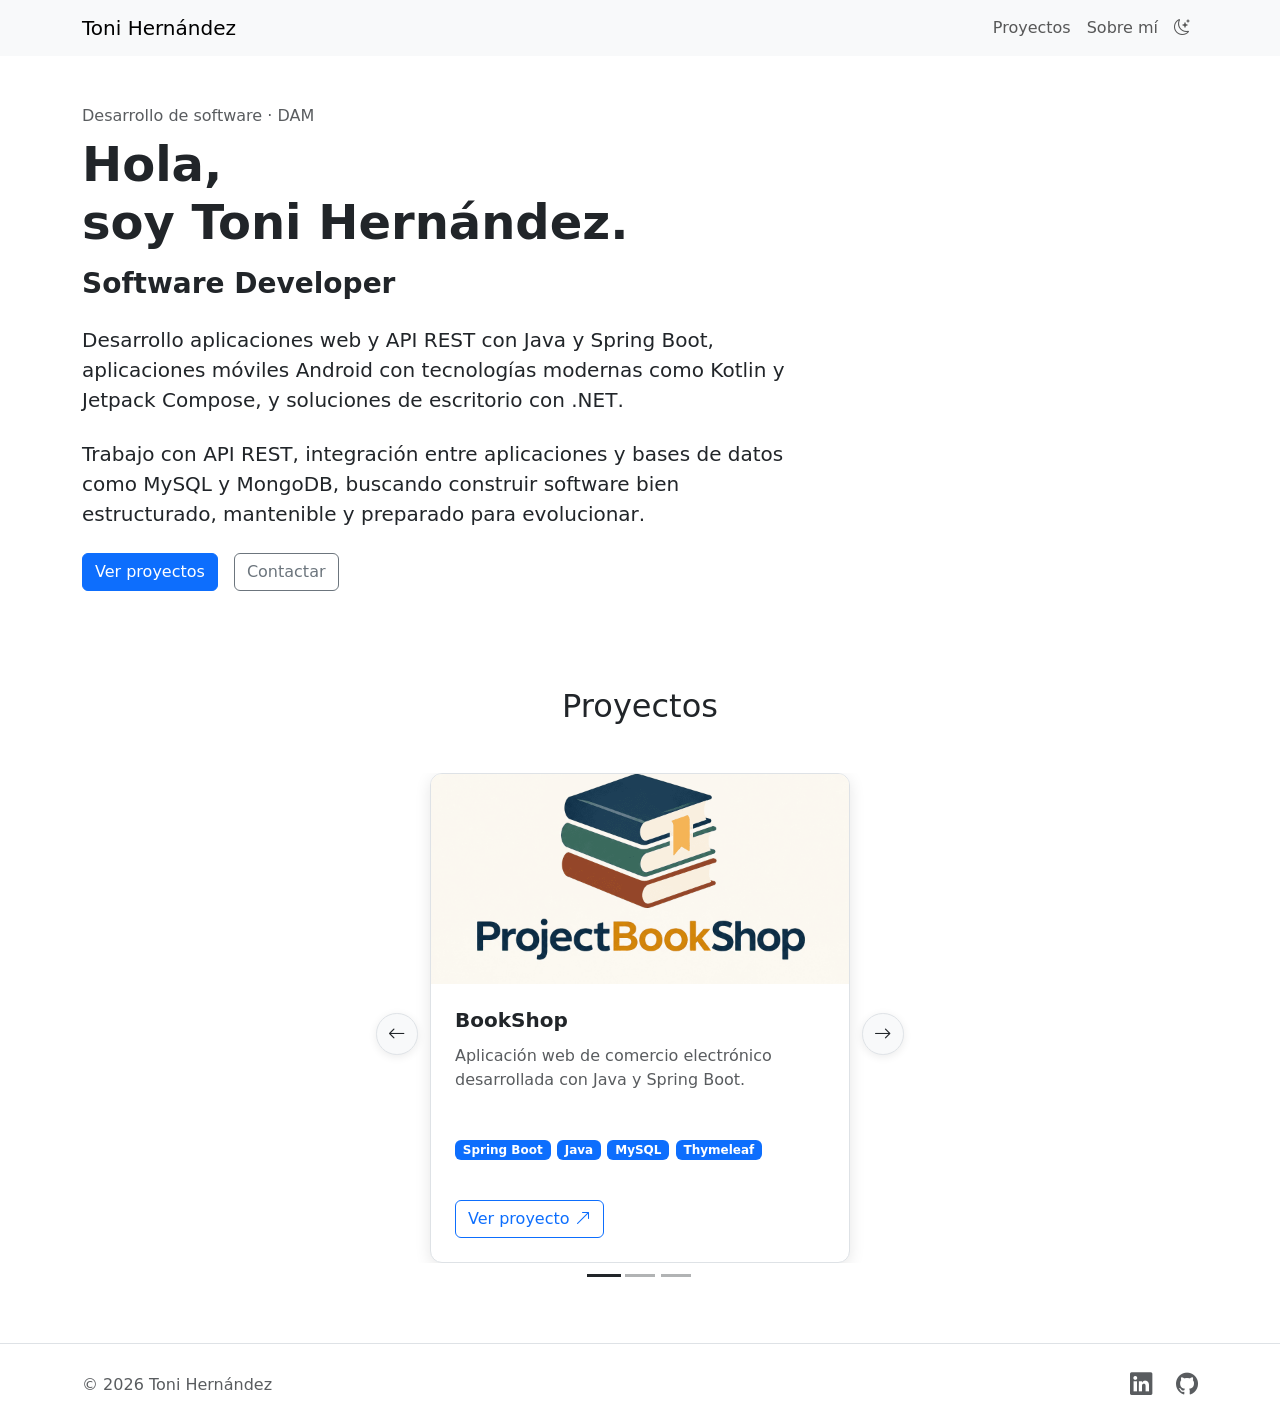
<file: index.html>
<!DOCTYPE html>
<html lang="en">
<head>
    <meta charset="UTF-8">
    <meta name="viewport" content="width=device-width, initial-scale=1.0">
    <title>Portfolio</title>

    <script src="js/theme.js"></script>

    <link
            href="https://cdn.jsdelivr.net/npm/bootstrap@5.3.8/dist/css/bootstrap.min.css"
            rel="stylesheet">

    <link
            href="https://cdn.jsdelivr.net/npm/bootstrap-icons@1.13.1/font/bootstrap-icons.min.css"
            rel="stylesheet">


    <link rel="stylesheet" href="css/styles.css">

</head>


<body>

<header>
    <nav class="navbar navbar-expand-lg bg-body-tertiary">
        <div class="container">

            <a class="navbar-brand" href="./index.html">
                Toni Hernández
            </a>

            <button
                    class="navbar-toggler"
                    type="button"
                    data-bs-toggle="collapse"
                    data-bs-target="#navbarNav"
                    aria-controls="navbarNav"
                    aria-expanded="false"
                    aria-label="Abrir navegación">

                <span class="navbar-toggler-icon"></span>
            </button>

            <div class="collapse navbar-collapse" id="navbarNav">
                <ul class="navbar-nav ms-auto">

                    <li class="nav-item">
                        <a class="nav-link" href="projects.html">
                            Proyectos
                        </a>
                    </li>

                    <li class="nav-item">
                        <a class="nav-link" href="about.html">
                            Sobre mí
                        </a>
                    </li>

                    <li class="nav-item">
                        <button
                                class="btn nav-link"
                                id="themeToggle"
                                type="button"
                                aria-label="Activar tema oscuro"
                                title="Cambiar tema">

                            <i class="bi bi-moon-stars" aria-hidden="true"></i>
                        </button>
                    </li>

                </ul>
            </div>

        </div>
    </nav>
</header>



<main>
    <section class="hero container py-5 py-lg-6">
        <div class="row align-items-center min-vh-75">
            <div class="col-lg-9 col-xl-8">

                <p class="text-body-secondary mb-2">
                    Desarrollo de software · DAM
                </p>

                <h1 class="display-5 fw-bold mb-3">
                    <span> Hola, </span>
                    <span class="d-block">soy Toni Hernández.</span>
                </h1>

                <h2 class="h3 fw-semibold mb-4">
                    Software Developer
                </h2>

                <p class="lead mb-4">
                    Desarrollo <strong>aplicaciones web y API REST con Java y Spring Boot</strong>,
                    aplicaciones móviles <strong>Android</strong> con tecnologías modernas como
                    <strong>Kotlin y Jetpack Compose</strong>, y soluciones de escritorio con
                    <strong>.NET</strong>.
                </p>

                <p class="lead mb-4">
                    Trabajo con <strong>API REST</strong>, integración entre aplicaciones y bases
                    de datos como <strong>MySQL y MongoDB</strong>, buscando construir software
                    <strong>bien estructurado, mantenible y preparado para evolucionar</strong>.
                </p>

                <div class="d-flex flex-wrap gap-3">
                    <a href="projects.html"
                       class="btn btn-primary">
                        Ver proyectos
                    </a>

                    <a href="#contacto"
                       class="btn btn-outline-secondary">
                        Contactar
                    </a>
                </div>

            </div>
        </div>
    </section>





    <section class="container py-5">
        <h2 class="text-center mb-5">Proyectos</h2>

        <div id="carouselExampleDark" class="carousel slide">

            <!-- Indicadores -->
            <div class="carousel-indicators">
                <button type="button"
                        data-bs-target="#carouselExampleDark"
                        data-bs-slide-to="0"
                        class="active"
                        aria-current="true"
                        aria-label="Proyecto 1">
                </button>

                <button type="button"
                        data-bs-target="#carouselExampleDark"
                        data-bs-slide-to="1"
                        aria-label="Proyecto 2">
                </button>

                <button type="button"
                        data-bs-target="#carouselExampleDark"
                        data-bs-slide-to="2"
                        aria-label="Proyecto 3">
                </button>
            </div>

            <!-- Proyectos -->
            <div class="carousel-inner">

                <!-- Proyecto 1 -->
                <div class="carousel-item active">
                    <div class="project-card card mx-auto">

                        <img src="img/logo2.png"
                             class="card-img-top project-image"
                             alt="ProjectShop">

                        <div class="card-body">
                            <h5 class="card-title">BookShop</h5>

                            <p class="card-text">
                                Aplicación web de comercio electrónico
                                desarrollada con Java y Spring Boot.
                            </p>

                            <div class="project-tags mb-3">
                                <span class="badge text-bg-primary">Spring Boot</span>
                                <span class="badge text-bg-primary">Java</span>
                                <span class="badge text-bg-primary">MySQL</span>
                                <span class="badge text-bg-primary">Thymeleaf</span>
                            </div>

                            <a href="Projects/ProjectBook.html"
                               class="btn btn-outline-primary">
                                Ver proyecto
                                <i class="bi bi-arrow-up-right"></i>
                            </a>
                        </div>
                    </div>
                </div>

                <!-- Proyecto 2 -->
                <div class="carousel-item">
                    <div class="project-card card mx-auto">

                        <img src="img/Android1/1.png"
                             class="card-img-top project-image"
                             alt="Proyecto 2">

                        <div class="card-body">
                            <h5 class="card-title">PlannerMate Android</h5>

                            <p class="card-text">
                                Aplicación para clientes de una peluquería.
                                Pedir, gestionar citas e información de usuario.
                            </p>

                            <div class="project-tags mb-3">
                                <span class="badge text-bg-primary">Android Studio</span>
                                <span class="badge text-bg-primary">Kotlin</span>
                                <span class="badge text-bg-primary">Jetpack Compose</span>
                                <span class="badge text-bg-primary">Retrofit</span>
                            </div>

                            <a href="Projects/PlannerMateAndroid.html"
                               class="btn btn-outline-primary">
                                Ver proyecto
                                <i class="bi bi-arrow-up-right"></i>
                            </a>
                        </div>
                    </div>
                </div>

                <!-- Proyecto 3 -->
                <div class="carousel-item">
                    <div class="project-card card mx-auto">

                        <img src="img/Dotnet/1.png"
                             class="card-img-top project-image"
                             alt="Proyecto 3">

                        <div class="card-body">
                            <h5 class="card-title">PlannerMate escritorio</h5>

                            <p class="card-text">
                                Proyecto ERP relacionado con Android clientes para empleados.
                                Se trata de un gestor de clientes, empleados y citas.
                                Perfecto para trabajo de gestión en escritorio.
                            </p>

                            <div class="project-tags mb-3">
                                <span class="badge text-bg-primary">.NET</span>
                                <span class="badge text-bg-primary">WPF</span>
                                <span class="badge text-bg-primary">C#</span>
                                <span class="badge text-bg-primary">Mysql</span>
                                <span class="badge text-bg-primary">RestSharp</span>
                            </div>

                            <a href="Projects/PlannerMateEscritorio.html"
                               class="btn btn-outline-primary">
                                Ver proyecto
                                <i class="bi bi-arrow-up-right"></i>
                            </a>
                        </div>
                    </div>
                </div>

            </div>

            <!-- Botón anterior -->
            <button class="carousel-control-prev project-carousel-control"
                    type="button"
                    data-bs-target="#carouselExampleDark"
                    data-bs-slide="prev"
                    aria-label="Proyecto anterior">

            <span class="project-carousel-button">
                <i class="bi bi-arrow-left" aria-hidden="true"></i>
            </span>
            </button>

            <!-- Botón siguiente -->
            <button class="carousel-control-next project-carousel-control"
                    type="button"
                    data-bs-target="#carouselExampleDark"
                    data-bs-slide="next"
                    aria-label="Proyecto siguiente">

            <span class="project-carousel-button">
                <i class="bi bi-arrow-right" aria-hidden="true"></i>
            </span>
            </button>

        </div>
    </section>

</main>

<footer id="footer">
    <div id="contacto" class="footer border-top py-4">
        <div class="container">
            <div class="d-flex flex-column flex-md-row
                    justify-content-between align-items-center gap-3">

                <!-- Copyright -->
                <p class="text-body-secondary mb-0">
                    &copy; 2026 Toni Hernández
                </p>

                <!-- Enlaces -->
                <div class="footer-links d-flex align-items-center gap-4">

                    <a href="https://www.linkedin.com/in/TU-USUARIO/"
                       target="_blank"
                       rel="noopener noreferrer"
                       aria-label="LinkedIn"
                       title="LinkedIn">
                        <i class="bi bi-linkedin"></i>
                    </a>

                    <a href="https://github.com/ths-software"
                       target="_blank"
                       rel="noopener noreferrer"
                       aria-label="GitHub"
                       title="GitHub">
                        <i class="bi bi-github"></i>
                    </a>


                </div>

            </div>
        </div>
    </div>
</footer>


<script src="https://cdn.jsdelivr.net/npm/bootstrap@5.3.8/dist/js/bootstrap.bundle.min.js"></script>

</body>
</html>
</file>
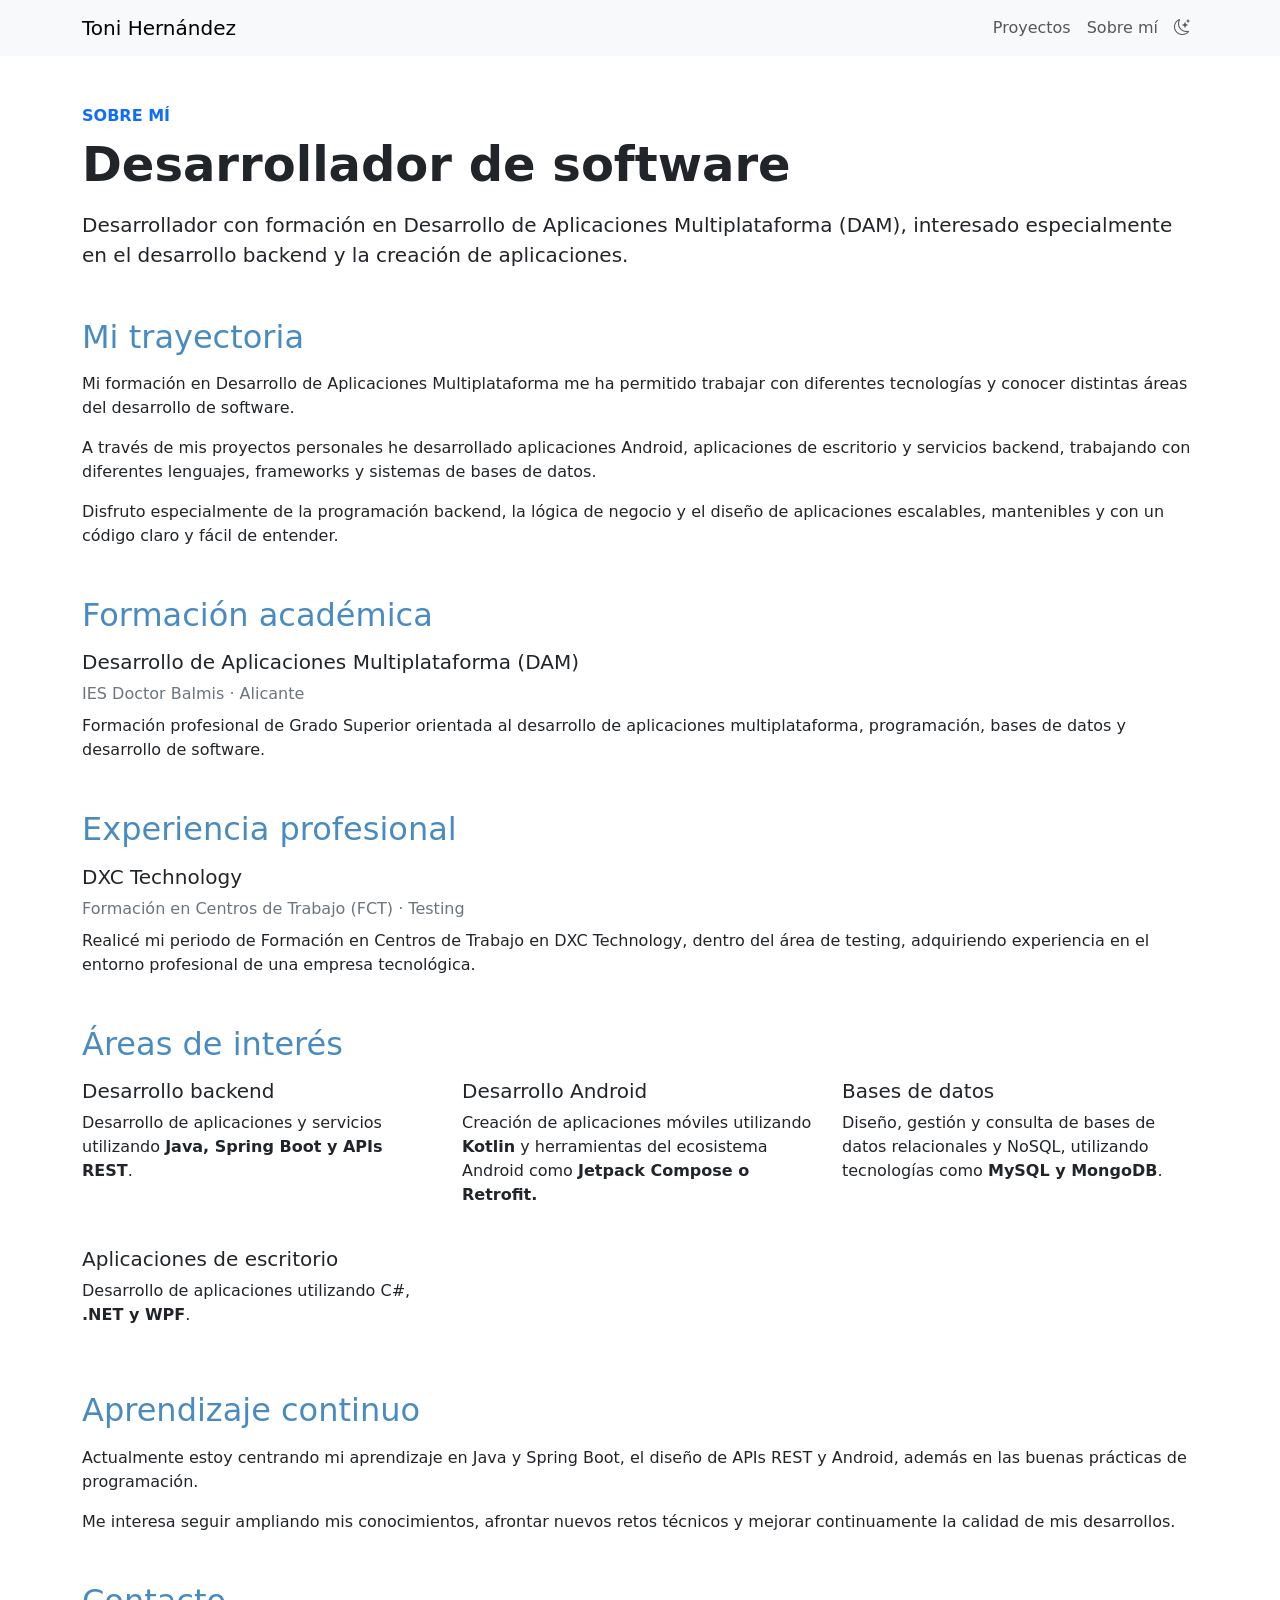
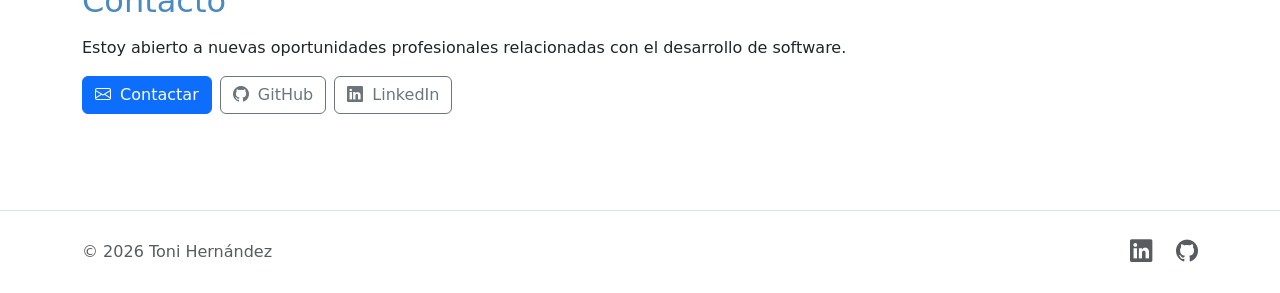
<file: about.html>
<!DOCTYPE html>
<html lang="en">
<head>
    <meta charset="UTF-8">
    <meta name="viewport" content="width=device-width, initial-scale=1.0">
    <title>Portfolio</title>

    <script src="js/theme.js"></script>

    <link
            href="https://cdn.jsdelivr.net/npm/bootstrap@5.3.8/dist/css/bootstrap.min.css"
            rel="stylesheet">

    <link
            href="https://cdn.jsdelivr.net/npm/bootstrap-icons@1.13.1/font/bootstrap-icons.min.css"
            rel="stylesheet">


    <link rel="stylesheet" href="css/styles.css">

</head>


<body>

<header>
    <nav class="navbar navbar-expand-lg bg-body-tertiary">
        <div class="container">

            <a class="navbar-brand" href="./index.html">
                Toni Hernández
            </a>

            <button
                    class="navbar-toggler"
                    type="button"
                    data-bs-toggle="collapse"
                    data-bs-target="#navbarNav"
                    aria-controls="navbarNav"
                    aria-expanded="false"
                    aria-label="Abrir navegación">

                <span class="navbar-toggler-icon"></span>
            </button>

            <div class="collapse navbar-collapse" id="navbarNav">
                <ul class="navbar-nav ms-auto">

                    <li class="nav-item">
                        <a class="nav-link" href="projects.html">
                            Proyectos
                        </a>
                    </li>

                    <li class="nav-item">
                        <a class="nav-link" href="about.html">
                            Sobre mí
                        </a>
                    </li>

                    <li class="nav-item">
                        <button
                                class="btn nav-link"
                                id="themeToggle"
                                type="button"
                                aria-label="Activar tema oscuro"
                                title="Cambiar tema">

                            <i class="bi bi-moon-stars" aria-hidden="true"></i>
                        </button>
                    </li>

                </ul>
            </div>

        </div>
    </nav>
</header>




<main class="container py-5 ">


    <section class="mb-5">
        <p class="text-primary fw-semibold mb-2">SOBRE MÍ</p>

        <h1 class="display-5 fw-bold mb-3">
            Desarrollador de software
        </h1>

        <p class="lead">
            Desarrollador con formación en <strong> Desarrollo de Aplicaciones
            Multiplataforma (DAM)</strong>, interesado especialmente en el
            desarrollo backend y la creación de aplicaciones.
        </p>
    </section>

    <section class="mb-5">
        <h2 class="title mb-3">Mi trayectoria</h2>

        <p>
            Mi formación en Desarrollo de Aplicaciones Multiplataforma
            me ha permitido trabajar con diferentes tecnologías y
            conocer distintas áreas del desarrollo de software.
        </p>

        <p>
            A través de mis proyectos personales he desarrollado
            aplicaciones Android, aplicaciones de escritorio y
            servicios backend, trabajando con diferentes lenguajes,
            frameworks y sistemas de bases de datos.
        </p>

        <p>
            Disfruto especialmente de la programación backend,
            la lógica de negocio y el diseño de aplicaciones
            escalables, mantenibles y con un código claro y fácil de entender.
        </p>
    </section>


    <section class="mb-5">
        <h2 class="title mb-3">Formación académica</h2>

        <div class="mb-4">
            <h3 class="h5">Desarrollo de Aplicaciones Multiplataforma (DAM)</h3>

            <p class="text-secondary mb-2">
                IES Doctor Balmis · Alicante
            </p>

            <p>
                Formación profesional de Grado Superior orientada
                al desarrollo de aplicaciones multiplataforma,
                programación, bases de datos y desarrollo de software.
            </p>
        </div>
    </section>


    <section class="mb-5">
        <h2 class="title mb-3">Experiencia profesional</h2>

        <div class="mb-4">
            <h3 class="h5">DXC Technology</h3>

            <p class="text-secondary mb-2">
                Formación en Centros de Trabajo (FCT) · Testing
            </p>

            <p>
                Realicé mi periodo de Formación en Centros de Trabajo
                en DXC Technology, dentro del área de testing,
                adquiriendo experiencia en el entorno profesional
                de una empresa tecnológica.
            </p>
        </div>
    </section>


    <section class="mb-5">
        <h2 class="title mb-3">Áreas de interés</h2>

        <div class="row g-4">

            <div class="col-md-4">
                <h3 class="h5">Desarrollo backend</h3>
                <p>
                    Desarrollo de aplicaciones y servicios utilizando
                    <strong>Java, Spring Boot y APIs REST</strong>.
                </p>
            </div>

            <div class="col-md-4">
                <h3 class="h5">Desarrollo Android</h3>
                <p>
                    Creación de aplicaciones móviles utilizando
                    <strong>Kotlin</strong> y herramientas del ecosistema Android como
                    <strong>Jetpack Compose o Retrofit.</strong>
                </p>
            </div>

            <div class="col-md-4">
                <h3 class="h5">Bases de datos</h3>
                <p>
                    Diseño, gestión y consulta de bases de datos relacionales y NoSQL,
                    utilizando tecnologías como <strong>MySQL y MongoDB</strong>.
                </p>
            </div>

            <div class="col-md-4">
                <h3 class="h5">Aplicaciones de escritorio</h3>
                <p>
                    Desarrollo de aplicaciones utilizando C#,
                    <strong>.NET y WPF</strong>.
                </p>
            </div>

        </div>
    </section>


    <section class="mb-5">
        <h2 class="title mb-3">Aprendizaje continuo</h2>

        <p>
            Actualmente estoy centrando mi aprendizaje en Java y
            Spring Boot, el diseño de APIs REST y Android, además en las buenas prácticas de
            programación.
        </p>

        <p>
            Me interesa seguir ampliando mis conocimientos,
            afrontar nuevos retos técnicos y mejorar continuamente
            la calidad de mis desarrollos.
        </p>
    </section>


    <section class="mb-5">
        <h2 class="title mb-3">Contacto</h2>

        <p>
            Estoy abierto a nuevas oportunidades profesionales
            relacionadas con el desarrollo de software.
        </p>

        <div class="d-flex flex-wrap gap-2">

            <a href="mailto:tuemail@example.com"
               class="btn btn-primary">
                <i class="bi bi-envelope me-1"></i>
                Contactar
            </a>

            <a href="https://github.com/puercoespin"
               target="_blank"
               rel="noopener noreferrer"
               class="btn btn-outline-secondary">
                <i class="bi bi-github me-1"></i>
                GitHub
            </a>

            <a href="https://www.linkedin.com/"
               target="_blank"
               rel="noopener noreferrer"
               class="btn btn-outline-secondary">
                <i class="bi bi-linkedin me-1"></i>
                LinkedIn
            </a>

        </div>
    </section>

</main>



<footer id="footer">
    <div id="contacto" class="footer border-top py-4">
        <div class="container">
            <div class="d-flex flex-column flex-md-row
                    justify-content-between align-items-center gap-3">

                <!-- Copyright -->
                <p class="text-body-secondary mb-0">
                    &copy; 2026 Toni Hernández
                </p>

                <!-- Enlaces -->
                <div class="footer-links d-flex align-items-center gap-4">

                    <a href="https://www.linkedin.com/in/TU-USUARIO/"
                       target="_blank"
                       rel="noopener noreferrer"
                       aria-label="LinkedIn"
                       title="LinkedIn">
                        <i class="bi bi-linkedin"></i>
                    </a>

                    <a href="https://github.com/ths-software"
                       target="_blank"
                       rel="noopener noreferrer"
                       aria-label="GitHub"
                       title="GitHub">
                        <i class="bi bi-github"></i>
                    </a>


                </div>

            </div>
        </div>
    </div>
</footer>



<script src="https://cdn.jsdelivr.net/npm/bootstrap@5.3.8/dist/js/bootstrap.bundle.min.js"></script>
</body>
</html>
</file>
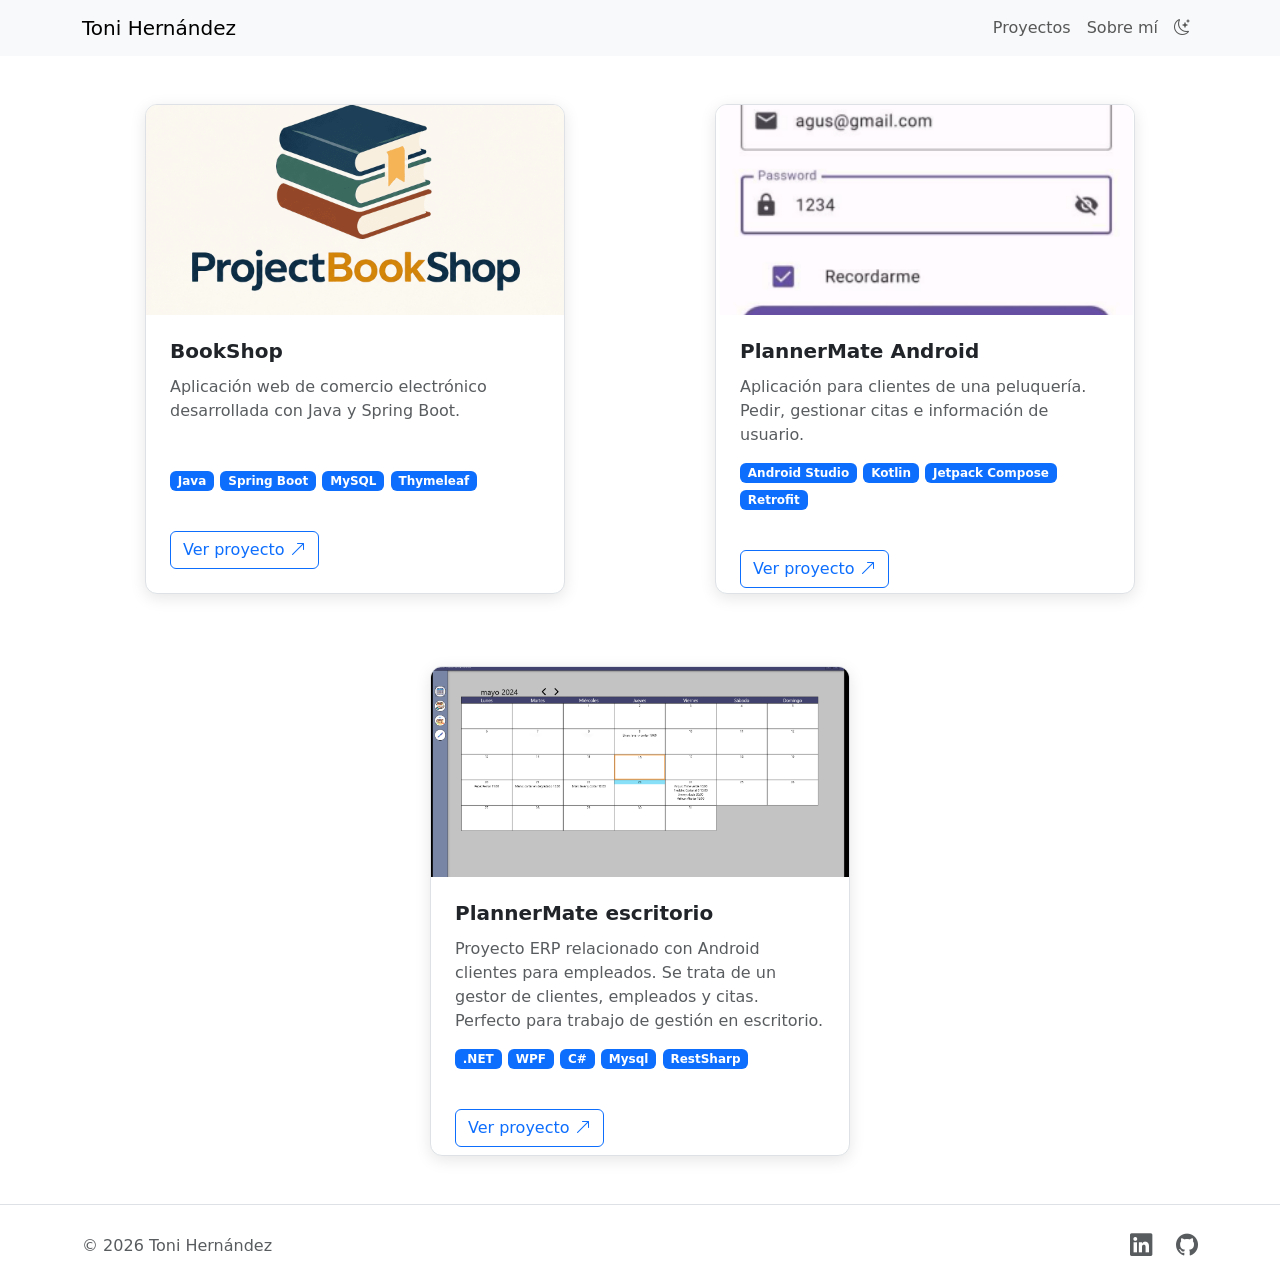
<file: projects.html>
<!DOCTYPE html>
<html lang="en">
<head>
    <meta charset="UTF-8">
    <meta name="viewport" content="width=device-width, initial-scale=1.0">
    <title>Portfolio</title>

    <script src="js/theme.js"></script>

    <link
            href="https://cdn.jsdelivr.net/npm/bootstrap@5.3.8/dist/css/bootstrap.min.css"
            rel="stylesheet">

    <link
            href="https://cdn.jsdelivr.net/npm/bootstrap-icons@1.13.1/font/bootstrap-icons.min.css"
            rel="stylesheet">


    <link rel="stylesheet" href="css/styles.css">

</head>


<body>

<header>
    <nav class="navbar navbar-expand-lg bg-body-tertiary">
        <div class="container">

            <a class="navbar-brand" href="./index.html">
                Toni Hernández
            </a>

            <button
                    class="navbar-toggler"
                    type="button"
                    data-bs-toggle="collapse"
                    data-bs-target="#navbarNav"
                    aria-controls="navbarNav"
                    aria-expanded="false"
                    aria-label="Abrir navegación">

                <span class="navbar-toggler-icon"></span>
            </button>

            <div class="collapse navbar-collapse" id="navbarNav">
                <ul class="navbar-nav ms-auto">

                    <li class="nav-item">
                        <a class="nav-link" href="projects.html">
                            Proyectos
                        </a>
                    </li>

                    <li class="nav-item">
                        <a class="nav-link" href="about.html">
                            Sobre mí
                        </a>
                    </li>

                    <li class="nav-item">
                        <button
                                class="btn nav-link"
                                id="themeToggle"
                                type="button"
                                aria-label="Activar tema oscuro"
                                title="Cambiar tema">

                            <i class="bi bi-moon-stars" aria-hidden="true"></i>
                        </button>
                    </li>

                </ul>
            </div>

        </div>
    </nav>
</header>



<main class="container">

    <div class="d-flex flex-wrap justify-content-center gap-4 mt-5">
        <div class="project-card card mx-auto mb-5">

            <img src="img/logo2.png"
                 class="card-img-top project-image"
                 alt="ProjectShop">

            <div class="card-body">
                <h5 class="card-title">BookShop</h5>

                <p class="card-text">
                    Aplicación web de comercio electrónico
                    desarrollada con Java y Spring Boot.
                </p>

                <div class="project-tags mb-3">
                    <span class="badge text-bg-primary">Java</span>
                    <span class="badge text-bg-primary">Spring Boot</span>
                    <span class="badge text-bg-primary">MySQL</span>
                    <span class="badge text-bg-primary">Thymeleaf</span>
                </div>

                <a href="Projects/ProjectBook.html"
                   class="btn btn-outline-primary">
                    Ver proyecto
                    <i class="bi bi-arrow-up-right"></i>
                </a>
            </div>
        </div>


        <div class="project-card card mx-auto mb-5">

            <img src="img/Android1/1.png"
                 class="card-img-top project-image"
                 alt="Proyecto 2">

            <div class="card-body">
                <h5 class="card-title">PlannerMate Android</h5>

                <p class="card-text">
                    Aplicación para clientes de una peluquería.
                    Pedir, gestionar citas e información de usuario.
                </p>

                <div class="project-tags mb-3">
                    <span class="badge text-bg-primary">Android Studio</span>
                    <span class="badge text-bg-primary">Kotlin</span>
                    <span class="badge text-bg-primary">Jetpack Compose</span>
                    <span class="badge text-bg-primary">Retrofit</span>
                </div>

                <a href="Projects/PlannerMateAndroid.html"
                   class="btn btn-outline-primary">
                    Ver proyecto
                    <i class="bi bi-arrow-up-right"></i>
                </a>
            </div>
        </div>


        <div class="project-card card mx-auto mb-5">

            <img src="img/Dotnet/1.png"
                 class="card-img-top project-image"
                 alt="Proyecto 3">

            <div class="card-body">
                <h5 class="card-title">PlannerMate escritorio</h5>

                <p class="card-text">
                    Proyecto ERP relacionado con Android clientes para empleados.
                    Se trata de un gestor de clientes, empleados y citas.
                    Perfecto para trabajo de gestión en escritorio.
                </p>

                <div class="project-tags mb-3">
                    <span class="badge text-bg-primary">.NET</span>
                    <span class="badge text-bg-primary">WPF</span>
                    <span class="badge text-bg-primary">C#</span>
                    <span class="badge text-bg-primary">Mysql</span>
                    <span class="badge text-bg-primary">RestSharp</span>
                </div>

                <a href="Projects/PlannerMateEscritorio.html"
                   class="btn btn-outline-primary">
                    Ver proyecto
                    <i class="bi bi-arrow-up-right"></i>
                </a>
            </div>
        </div>

    </div>

</main>



<footer id="footer">
    <div id="contacto" class="footer border-top py-4">
        <div class="container">
            <div class="d-flex flex-column flex-md-row
                    justify-content-between align-items-center gap-3">

                <!-- Copyright -->
                <p class="text-body-secondary mb-0">
                    &copy; 2026 Toni Hernández
                </p>

                <!-- Enlaces -->
                <div class="footer-links d-flex align-items-center gap-4">

                    <a href="https://www.linkedin.com/in/TU-USUARIO/"
                       target="_blank"
                       rel="noopener noreferrer"
                       aria-label="LinkedIn"
                       title="LinkedIn">
                        <i class="bi bi-linkedin"></i>
                    </a>

                    <a href="https://github.com/ths-software"
                       target="_blank"
                       rel="noopener noreferrer"
                       aria-label="GitHub"
                       title="GitHub">
                        <i class="bi bi-github"></i>
                    </a>


                </div>

            </div>
        </div>
    </div>
</footer>





<script src="https://cdn.jsdelivr.net/npm/bootstrap@5.3.8/dist/js/bootstrap.bundle.min.js"></script>
</body>
</html>
</file>
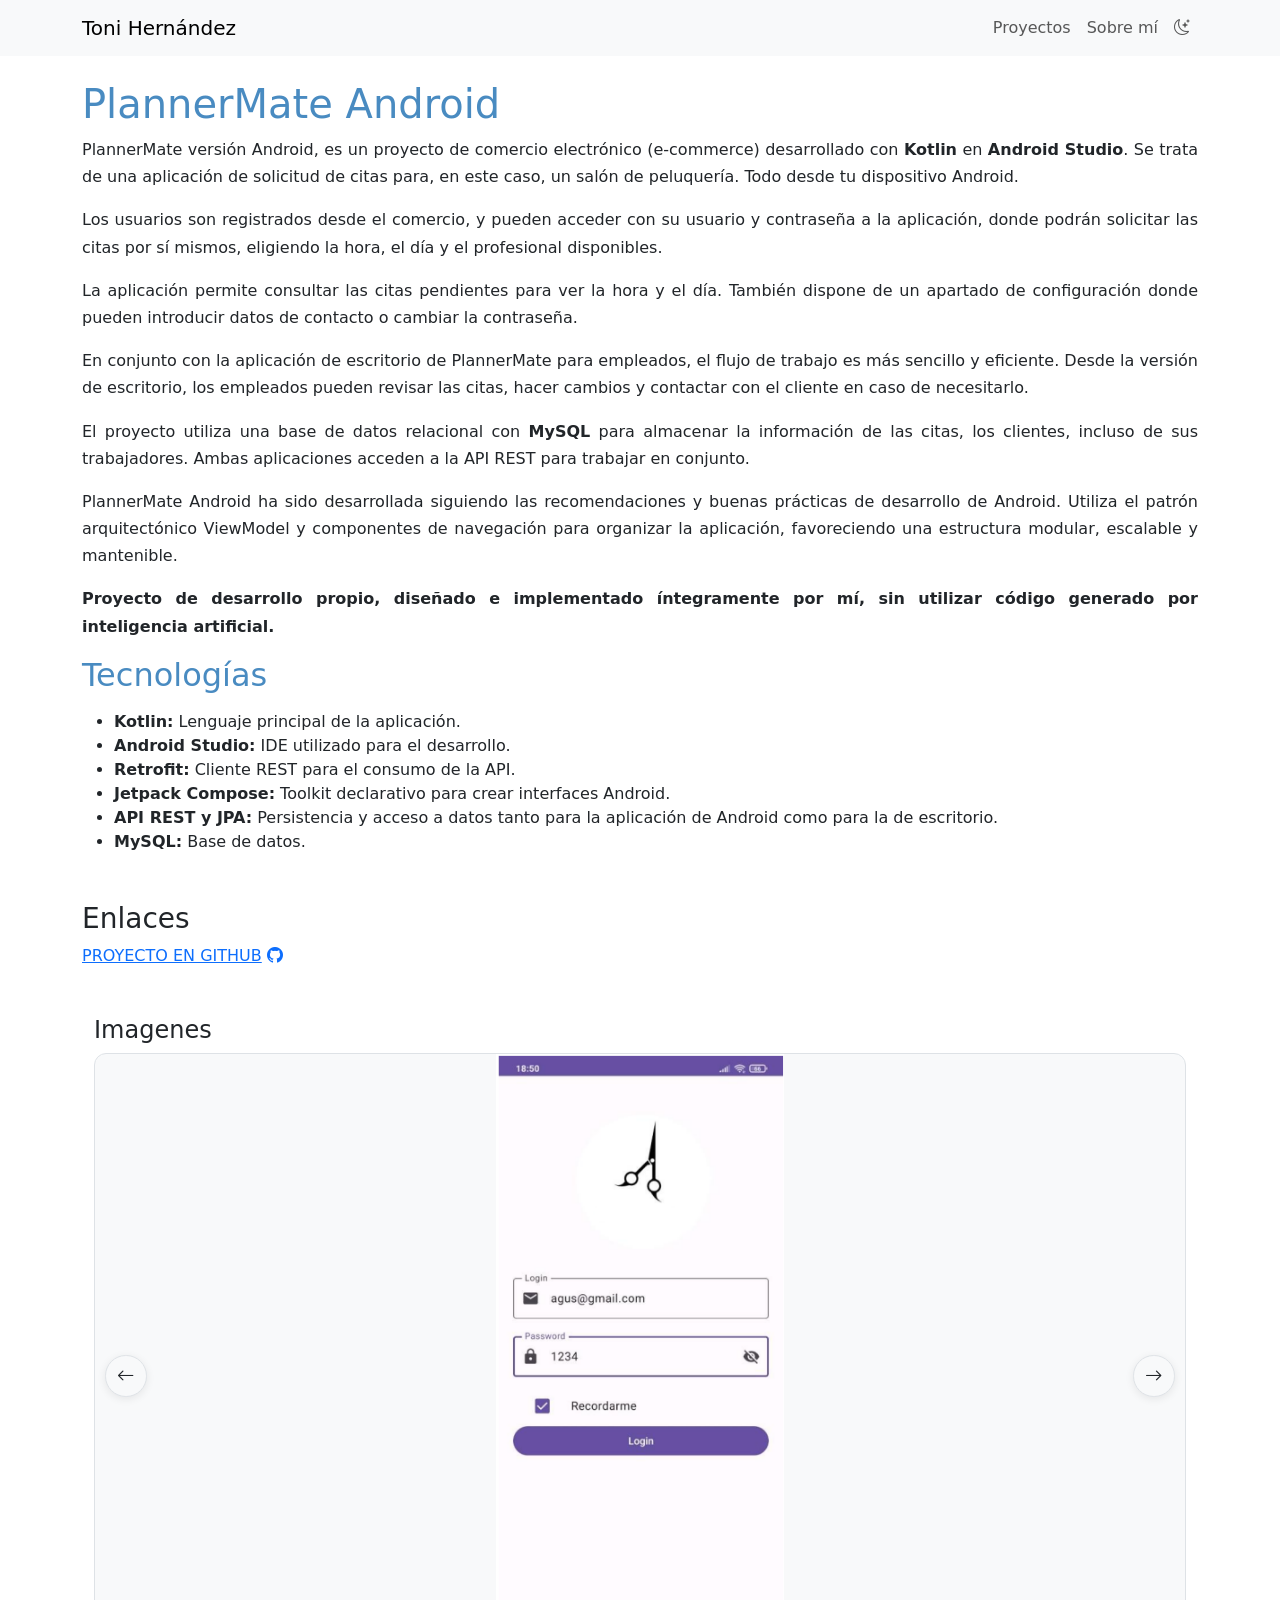
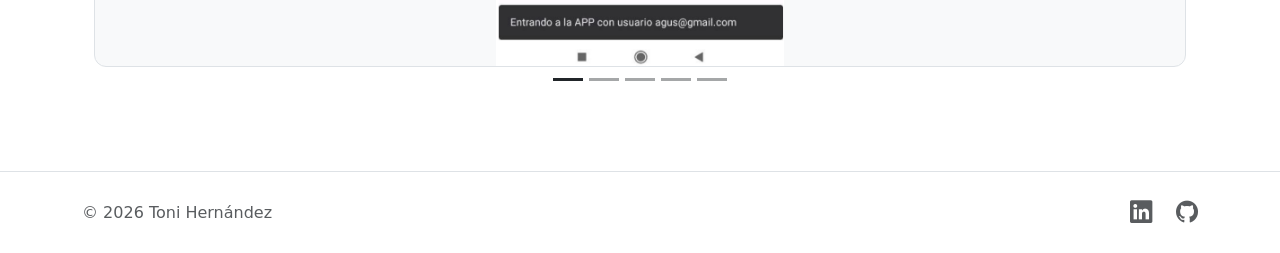
<file: Projects/PlannerMateAndroid.html>
<!DOCTYPE html>
<html lang="en">
<head>
    <meta charset="UTF-8">
    <meta name="viewport" content="width=device-width, initial-scale=1.0">
    <title>Portfolio</title>

    <script src="../js/theme.js"></script>

    <link
            href="https://cdn.jsdelivr.net/npm/bootstrap@5.3.8/dist/css/bootstrap.min.css"
            rel="stylesheet">

    <link
            href="https://cdn.jsdelivr.net/npm/bootstrap-icons@1.13.1/font/bootstrap-icons.min.css"
            rel="stylesheet">


    <link rel="stylesheet" href="../css/styles.css">

</head>


<body>

<header>
    <nav class="navbar navbar-expand-lg bg-body-tertiary">
        <div class="container">

            <a class="navbar-brand" href="../index.html">
                Toni Hernández
            </a>

            <button
                    class="navbar-toggler"
                    type="button"
                    data-bs-toggle="collapse"
                    data-bs-target="#navbarNav"
                    aria-controls="navbarNav"
                    aria-expanded="false"
                    aria-label="Abrir navegación">

                <span class="navbar-toggler-icon"></span>
            </button>

            <div class="collapse navbar-collapse" id="navbarNav">
                <ul class="navbar-nav ms-auto">

                    <li class="nav-item">
                        <a class="nav-link" href="../projects.html">
                            Proyectos
                        </a>
                    </li>

                    <li class="nav-item">
                        <a class="nav-link" href="../about.html">
                            Sobre mí
                        </a>
                    </li>

                    <li class="nav-item">
                        <button
                                class="btn nav-link"
                                id="themeToggle"
                                type="button"
                                aria-label="Activar tema oscuro"
                                title="Cambiar tema">

                            <i class="bi bi-moon-stars" aria-hidden="true"></i>
                        </button>
                    </li>

                </ul>
            </div>

        </div>
    </nav>
</header>



<main>

<section class="container mt-4 mb-4 text-body desc-Justify">

    <header>
        <h1 class="title">PlannerMate Android</h1>
    </header>

    <main>

        <section>
            <p>
                PlannerMate versión Android, es un proyecto de comercio electrónico (e-commerce) desarrollado con <strong>Kotlin</strong> en <strong>Android Studio</strong>.
                Se trata de una aplicación de solicitud de citas para, en este caso, un salón de peluquería. Todo desde tu dispositivo Android.
            </p>

            <p>
                Los usuarios son registrados desde el comercio, y pueden acceder con su usuario y contraseña a la aplicación, donde podrán solicitar las citas por sí mismos, eligiendo
                la hora, el día y el profesional disponibles.
            </p>

            <p>
                La aplicación permite consultar las citas pendientes para ver la hora y el día. También dispone de un apartado de configuración donde pueden introducir datos de contacto o
                cambiar la contraseña.
            </p>

            <p>
                En conjunto con la aplicación de escritorio de PlannerMate para empleados, el flujo de trabajo es más sencillo y eficiente. Desde la versión de escritorio, los empleados pueden
                revisar las citas, hacer cambios y contactar con el cliente en caso de necesitarlo.
            </p>

            <p>
                El proyecto utiliza una base de datos relacional con <strong>MySQL</strong> para almacenar la información de las citas, los clientes, incluso de sus trabajadores. Ambas aplicaciones
                acceden a la API REST para trabajar en conjunto.
            </p>

            <p>
                PlannerMate Android ha sido desarrollada siguiendo las recomendaciones y buenas prácticas de desarrollo de Android.
                Utiliza el patrón arquitectónico ViewModel y componentes de navegación para organizar la aplicación,
                favoreciendo una estructura modular, escalable y mantenible.
            </p>

            <p>
                <strong>Proyecto de desarrollo propio, diseñado e implementado íntegramente por mí, sin utilizar código generado por inteligencia artificial.</strong>
            </p>
        </section>


        <section class="mb-5">
            <h2 class="title mb-3">Tecnologías</h2>
            <div>
                <ul>
                    <li>
                        <strong>Kotlin:</strong> Lenguaje principal de la aplicación.
                    </li>
                    <li>
                        <strong>Android Studio:</strong> IDE utilizado para el desarrollo.
                    </li>
                    <li>
                        <strong>Retrofit:</strong> Cliente REST para el consumo de la API.
                    </li>
                    <li>
                        <strong>Jetpack Compose:</strong> Toolkit declarativo para crear interfaces Android.
                    </li>
                    <li>
                        <strong>API REST y JPA:</strong> Persistencia y acceso a datos tanto para la aplicación de Android como para la de escritorio.
                    </li>
                    <li>
                        <strong>MySQL:</strong> Base de datos.
                    </li>
                </ul>

            </div>
        </section>

        <section>
            <h3>Enlaces</h3>
            <div>
                <a href="https://github.com/ths-software/PlannerMate-Android">PROYECTO EN GITHUB</a>
                <a href="https://github.com/ths-software/PlannerMate-Android"
                   target="_blank"
                   rel="noopener noreferrer"
                   aria-label="GitHub"
                   title="GitHub">
                    <i class="bi bi-github"></i>
                </a>
            </div>
        </section>


        <section class="container py-5">

            <h4>Imagenes</h4>

            <div id="portfolioCarousel" class="carousel slide">

                <!-- Indicadores -->
                <div class="carousel-indicators">

                    <button type="button"
                            data-bs-target="#portfolioCarousel"
                            data-bs-slide-to="0"
                            class="active"
                            aria-current="true"
                            aria-label="Imagen 1">
                    </button>

                    <button type="button"
                            data-bs-target="#portfolioCarousel"
                            data-bs-slide-to="1"
                            aria-label="Imagen 2">
                    </button>

                    <button type="button"
                            data-bs-target="#portfolioCarousel"
                            data-bs-slide-to="2"
                            aria-label="Imagen 3">
                    </button>

                    <button type="button"
                            data-bs-target="#portfolioCarousel"
                            data-bs-slide-to="3"
                            aria-label="Imagen 4">
                    </button>

                    <button type="button"
                            data-bs-target="#portfolioCarousel"
                            data-bs-slide-to="4"
                            aria-label="Imagen 5">
                    </button>


                </div>

                <!-- Imágenes -->
                <div class="carousel-inner">

                    <div class="carousel-item active">
                        <div class="project-carousel-image">

                            <img src="../img/Android1/1.png"
                                 alt="Captura del proyecto">

                        </div>
                    </div>

                    <div class="carousel-item">
                        <div class="project-carousel-image">

                            <img src="../img/Android1/2.png"
                                 alt="Captura del proyecto">

                        </div>
                    </div>

                    <div class="carousel-item">
                        <div class="project-carousel-image">

                            <img src="../img/Android1/3.png"
                                 alt="Captura del proyecto">

                        </div>
                    </div>

                    <div class="carousel-item">
                        <div class="project-carousel-image">

                            <img src="../img/Android1/4.png"
                                 alt="Captura del proyecto">

                        </div>
                    </div>

                    <div class="carousel-item">
                        <div class="project-carousel-image">

                            <img src="../img/Android1/5.png"
                                 alt="Captura del proyecto">

                        </div>
                    </div>



                </div>

                <!-- Botón anterior -->
                <button class="carousel-control-prev project-carousel-control"
                        type="button"
                        data-bs-target="#portfolioCarousel"
                        data-bs-slide="prev"
                        aria-label="Imagen anterior">

            <span class="project-carousel-button">
                <i class="bi bi-arrow-left" aria-hidden="true"></i>
            </span>

                </button>

                <!-- Botón siguiente -->
                <button class="carousel-control-next project-carousel-control"
                        type="button"
                        data-bs-target="#portfolioCarousel"
                        data-bs-slide="next"
                        aria-label="Imagen siguiente">

            <span class="project-carousel-button">
                <i class="bi bi-arrow-right" aria-hidden="true"></i>
            </span>

                </button>

            </div>

        </section>



    </main>




</section>

</main>

<footer id="footer">
    <div id="contacto" class="footer border-top py-4">
        <div class="container">
            <div class="d-flex flex-column flex-md-row
                    justify-content-between align-items-center gap-3">

                <!-- Copyright -->
                <p class="text-body-secondary mb-0">
                    &copy; 2026 Toni Hernández
                </p>

                <!-- Enlaces -->
                <div class="footer-links d-flex align-items-center gap-4">

                    <a href="https://www.linkedin.com/in/TU-USUARIO/"
                       target="_blank"
                       rel="noopener noreferrer"
                       aria-label="LinkedIn"
                       title="LinkedIn">
                        <i class="bi bi-linkedin"></i>
                    </a>

                    <a href="https://github.com/ths-software"
                       target="_blank"
                       rel="noopener noreferrer"
                       aria-label="GitHub"
                       title="GitHub">
                        <i class="bi bi-github"></i>
                    </a>


                </div>

            </div>
        </div>
    </div>
</footer>

<script src="https://cdn.jsdelivr.net/npm/bootstrap@5.3.8/dist/js/bootstrap.bundle.min.js"></script>

</body>
</html>
</file>
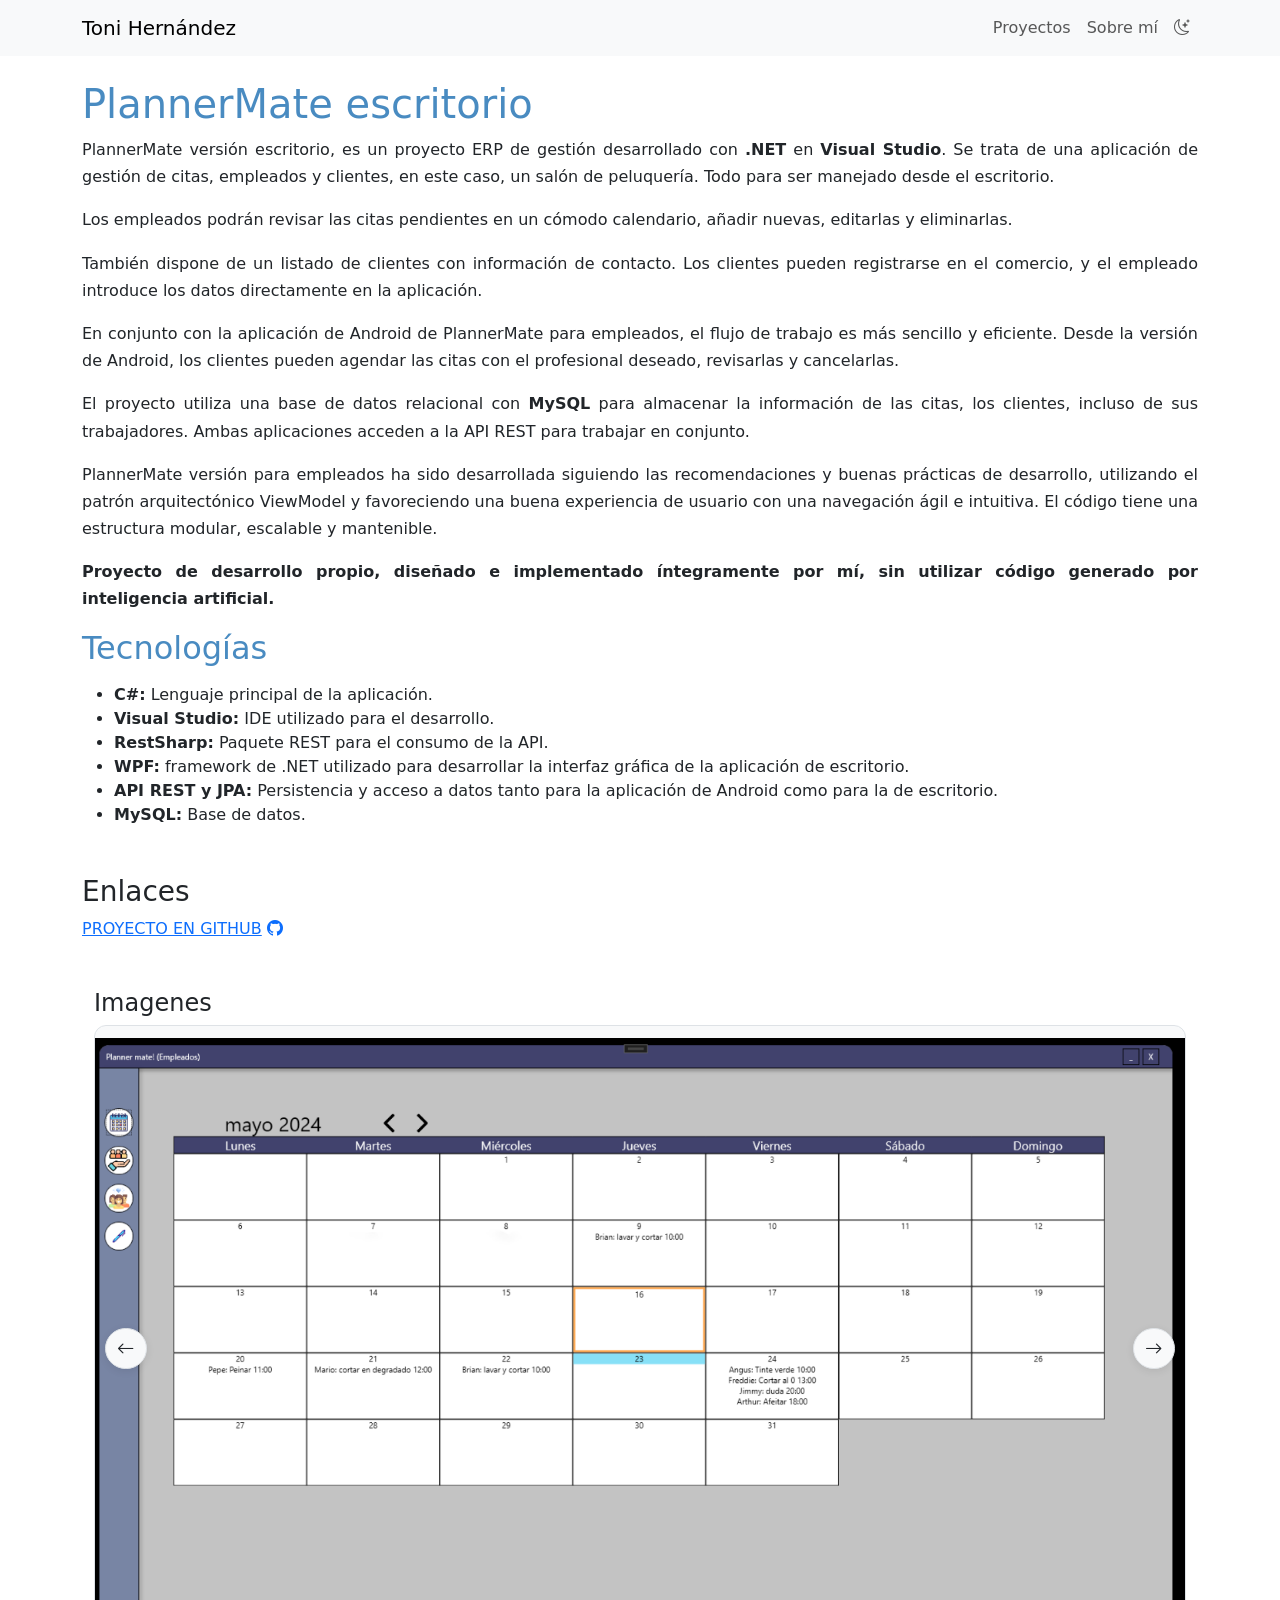
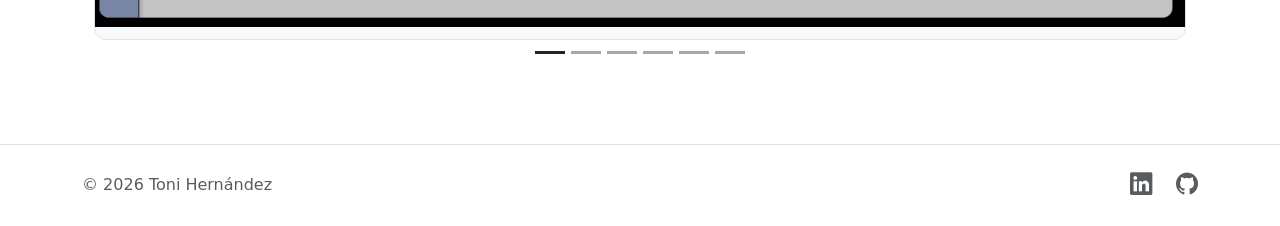
<file: Projects/PlannerMateEscritorio.html>
<!DOCTYPE html>
<html lang="en">
<head>
    <meta charset="UTF-8">
    <meta name="viewport" content="width=device-width, initial-scale=1.0">
    <title>Portfolio</title>

    <script src="../js/theme.js"></script>

    <link
            href="https://cdn.jsdelivr.net/npm/bootstrap@5.3.8/dist/css/bootstrap.min.css"
            rel="stylesheet">

    <link
            href="https://cdn.jsdelivr.net/npm/bootstrap-icons@1.13.1/font/bootstrap-icons.min.css"
            rel="stylesheet">


    <link rel="stylesheet" href="../css/styles.css">

</head>


<body>

<header>
    <nav class="navbar navbar-expand-lg bg-body-tertiary">
        <div class="container">

            <a class="navbar-brand" href="../index.html">
                Toni Hernández
            </a>

            <button
                    class="navbar-toggler"
                    type="button"
                    data-bs-toggle="collapse"
                    data-bs-target="#navbarNav"
                    aria-controls="navbarNav"
                    aria-expanded="false"
                    aria-label="Abrir navegación">

                <span class="navbar-toggler-icon"></span>
            </button>

            <div class="collapse navbar-collapse" id="navbarNav">
                <ul class="navbar-nav ms-auto">

                    <li class="nav-item">
                        <a class="nav-link" href="../projects.html">
                            Proyectos
                        </a>
                    </li>

                    <li class="nav-item">
                        <a class="nav-link" href="../about.html">
                            Sobre mí
                        </a>
                    </li>

                    <li class="nav-item">
                        <button
                                class="btn nav-link"
                                id="themeToggle"
                                type="button"
                                aria-label="Activar tema oscuro"
                                title="Cambiar tema">

                            <i class="bi bi-moon-stars" aria-hidden="true"></i>
                        </button>
                    </li>

                </ul>
            </div>

        </div>
    </nav>
</header>



<main>

<section class="container mt-4 mb-4 text-body desc-Justify">

    <header>
        <h1 class="title">PlannerMate escritorio</h1>
    </header>

    <main>

        <section>
            <p>
                PlannerMate versión escritorio, es un proyecto ERP de gestión desarrollado con <strong>.NET</strong> en <strong>Visual Studio</strong>.
                Se trata de una aplicación de gestión de citas, empleados y clientes, en este caso, un salón de peluquería. Todo para ser manejado desde el escritorio.
            </p>

            <p>
                Los empleados podrán revisar las citas pendientes en un cómodo calendario, añadir nuevas, editarlas y eliminarlas.
            </p>

            <p>
                También dispone de un listado de clientes con información de contacto. Los clientes pueden registrarse en el comercio, y el empleado introduce los datos directamente en la aplicación.
            </p>

            <p>
                En conjunto con la aplicación de Android de PlannerMate para empleados, el flujo de trabajo es más sencillo y eficiente. Desde la versión de Android, los clientes pueden
                agendar las citas con el profesional deseado, revisarlas y cancelarlas.
            </p>

            <p>
                El proyecto utiliza una base de datos relacional con <strong>MySQL</strong> para almacenar la información de las citas, los clientes, incluso de sus trabajadores. Ambas aplicaciones
                acceden a la API REST para trabajar en conjunto.
            </p>

            <p>
                PlannerMate versión para empleados ha sido desarrollada siguiendo las recomendaciones y buenas prácticas de desarrollo, utilizando
                el patrón arquitectónico ViewModel y favoreciendo una buena experiencia de usuario con una navegación ágil e intuitiva.
                El código tiene una estructura modular, escalable y mantenible.
            </p>

            <p>
                <strong>Proyecto de desarrollo propio, diseñado e implementado íntegramente por mí, sin utilizar código generado por inteligencia artificial.</strong>
            </p>
        </section>


        <section class="mb-5">
            <h2 class="title mb-3">Tecnologías</h2>
            <div>
                <ul>
                    <li>
                        <strong>C#:</strong> Lenguaje principal de la aplicación.
                    </li>
                    <li>
                        <strong>Visual Studio:</strong> IDE utilizado para el desarrollo.
                    </li>
                    <li>
                        <strong>RestSharp:</strong> Paquete REST para el consumo de la API.
                    </li>
                    <li>
                        <strong>WPF:</strong> framework de .NET utilizado para desarrollar la interfaz gráfica de la aplicación de escritorio.
                    </li>
                    <li>
                        <strong>API REST y JPA:</strong> Persistencia y acceso a datos tanto para la aplicación de Android como para la de escritorio.
                    </li>
                    <li>
                        <strong>MySQL:</strong> Base de datos.
                    </li>
                </ul>

            </div>
        </section>

        <section>
            <h3>Enlaces</h3>
            <div>
                <a href="https://github.com/ths-software/PlannerMate-escritorio">PROYECTO EN GITHUB</a>
                <a href="https://github.com/ths-software/PlannerMate-escritorio"
                   target="_blank"
                   rel="noopener noreferrer"
                   aria-label="GitHub"
                   title="GitHub">
                    <i class="bi bi-github"></i>
                </a>
            </div>
        </section>


        <section class="container py-5">

            <h4>Imagenes</h4>

            <div id="portfolioCarousel" class="carousel slide">

                <!-- Indicadores -->
                <div class="carousel-indicators">

                    <button type="button"
                            data-bs-target="#portfolioCarousel"
                            data-bs-slide-to="0"
                            class="active"
                            aria-current="true"
                            aria-label="Imagen 1">
                    </button>

                    <button type="button"
                            data-bs-target="#portfolioCarousel"
                            data-bs-slide-to="1"
                            aria-label="Imagen 2">
                    </button>

                    <button type="button"
                            data-bs-target="#portfolioCarousel"
                            data-bs-slide-to="2"
                            aria-label="Imagen 3">
                    </button>

                    <button type="button"
                            data-bs-target="#portfolioCarousel"
                            data-bs-slide-to="3"
                            aria-label="Imagen 4">
                    </button>

                    <button type="button"
                            data-bs-target="#portfolioCarousel"
                            data-bs-slide-to="4"
                            aria-label="Imagen 5">
                    </button>

                    <button type="button"
                            data-bs-target="#portfolioCarousel"
                            data-bs-slide-to="5"
                            aria-label="Imagen 6">
                    </button>


                </div>

                <!-- Imágenes -->
                <div class="carousel-inner">

                    <div class="carousel-item active">
                        <div class="project-carousel-image">

                            <img src="../img/Dotnet/1.png"
                                 alt="Captura del proyecto">

                        </div>
                    </div>

                    <div class="carousel-item">
                        <div class="project-carousel-image">

                            <img src="../img/Dotnet/2.png"
                                 alt="Captura del proyecto">

                        </div>
                    </div>

                    <div class="carousel-item">
                        <div class="project-carousel-image">

                            <img src="../img/Dotnet/3.png"
                                 alt="Captura del proyecto">

                        </div>
                    </div>

                    <div class="carousel-item">
                        <div class="project-carousel-image">

                            <img src="../img/Dotnet/4.png"
                                 alt="Captura del proyecto">

                        </div>
                    </div>

                    <div class="carousel-item">
                        <div class="project-carousel-image">

                            <img src="../img/Dotnet/5.png"
                                 alt="Captura del proyecto">

                        </div>
                    </div>

                    <div class="carousel-item">
                        <div class="project-carousel-image">
                            <img src="../img/Dotnet/6.png"
                                 alt="Captura del proyecto">
                        </div>
                    </div>


                </div>

                <!-- Botón anterior -->
                <button class="carousel-control-prev project-carousel-control"
                        type="button"
                        data-bs-target="#portfolioCarousel"
                        data-bs-slide="prev"
                        aria-label="Imagen anterior">

            <span class="project-carousel-button">
                <i class="bi bi-arrow-left" aria-hidden="true"></i>
            </span>

                </button>

                <!-- Botón siguiente -->
                <button class="carousel-control-next project-carousel-control"
                        type="button"
                        data-bs-target="#portfolioCarousel"
                        data-bs-slide="next"
                        aria-label="Imagen siguiente">

            <span class="project-carousel-button">
                <i class="bi bi-arrow-right" aria-hidden="true"></i>
            </span>

                </button>

            </div>

        </section>



    </main>




</section>

</main>

<footer id="footer">
    <div id="contacto" class="footer border-top py-4">
        <div class="container">
            <div class="d-flex flex-column flex-md-row
                    justify-content-between align-items-center gap-3">

                <!-- Copyright -->
                <p class="text-body-secondary mb-0">
                    &copy; 2026 Toni Hernández
                </p>

                <!-- Enlaces -->
                <div class="footer-links d-flex align-items-center gap-4">

                    <a href="https://www.linkedin.com/in/TU-USUARIO/"
                       target="_blank"
                       rel="noopener noreferrer"
                       aria-label="LinkedIn"
                       title="LinkedIn">
                        <i class="bi bi-linkedin"></i>
                    </a>

                    <a href="https://github.com/ths-software"
                       target="_blank"
                       rel="noopener noreferrer"
                       aria-label="GitHub"
                       title="GitHub">
                        <i class="bi bi-github"></i>
                    </a>


                </div>

            </div>
        </div>
    </div>
</footer>

<script src="https://cdn.jsdelivr.net/npm/bootstrap@5.3.8/dist/js/bootstrap.bundle.min.js"></script>

</body>
</html>
</file>
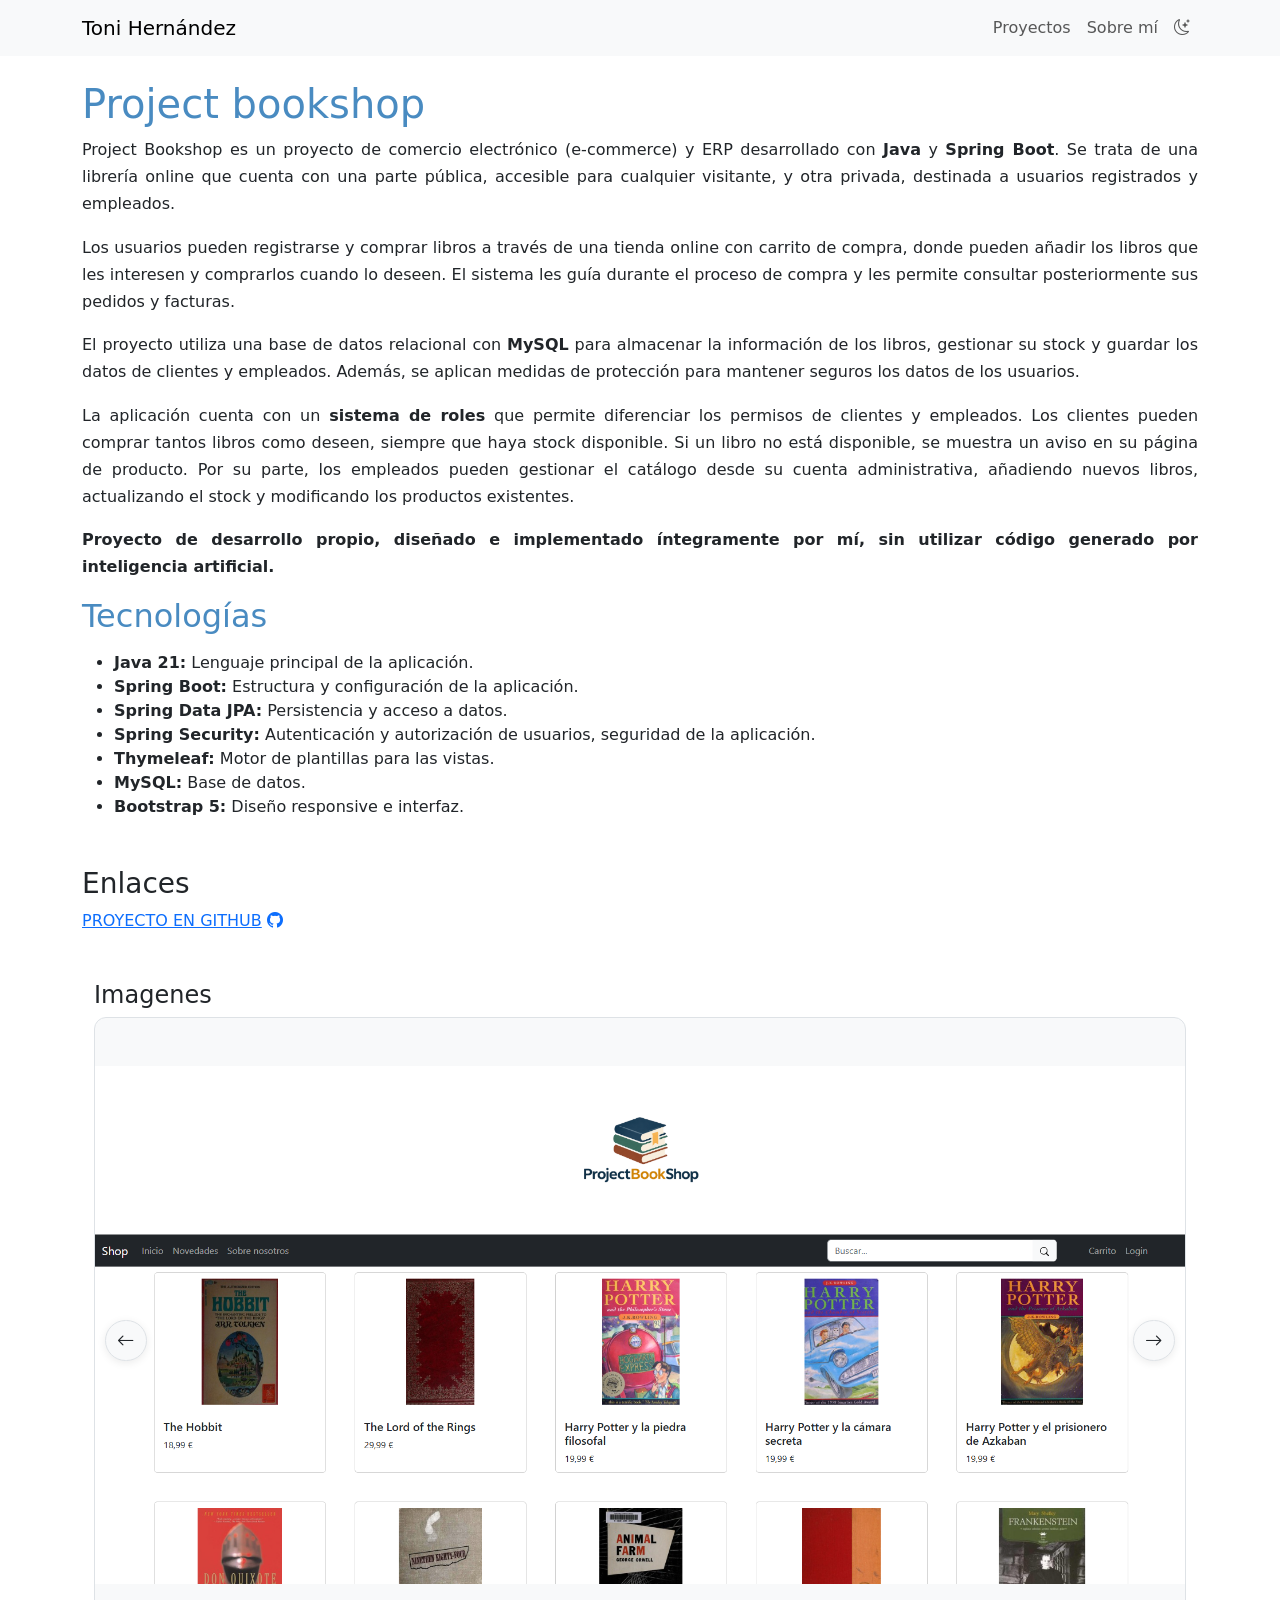
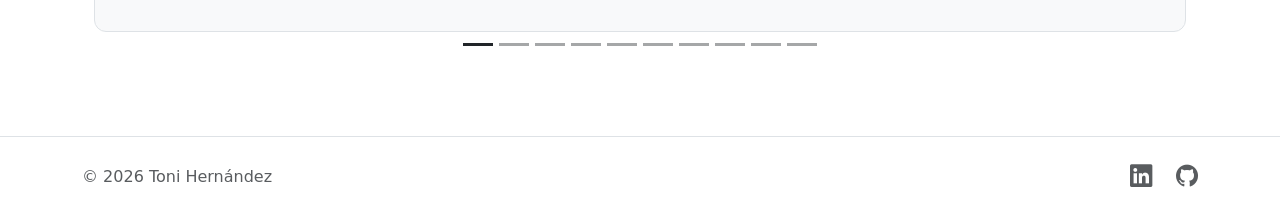
<file: Projects/ProjectBook.html>
<!DOCTYPE html>
<html lang="en">
<head>
    <meta charset="UTF-8">
    <meta name="viewport" content="width=device-width, initial-scale=1.0">
    <title>Portfolio</title>

    <script src="../js/theme.js"></script>

    <link
            href="https://cdn.jsdelivr.net/npm/bootstrap@5.3.8/dist/css/bootstrap.min.css"
            rel="stylesheet">

    <link
            href="https://cdn.jsdelivr.net/npm/bootstrap-icons@1.13.1/font/bootstrap-icons.min.css"
            rel="stylesheet">


    <link rel="stylesheet" href="../css/styles.css">

</head>


<body>

<header>
    <nav class="navbar navbar-expand-lg bg-body-tertiary">
        <div class="container">

            <a class="navbar-brand" href="../index.html">
                Toni Hernández
            </a>

            <button
                    class="navbar-toggler"
                    type="button"
                    data-bs-toggle="collapse"
                    data-bs-target="#navbarNav"
                    aria-controls="navbarNav"
                    aria-expanded="false"
                    aria-label="Abrir navegación">

                <span class="navbar-toggler-icon"></span>
            </button>

            <div class="collapse navbar-collapse" id="navbarNav">
                <ul class="navbar-nav ms-auto">

                    <li class="nav-item">
                        <a class="nav-link" href="../projects.html">
                            Proyectos
                        </a>
                    </li>

                    <li class="nav-item">
                        <a class="nav-link" href="../about.html">
                            Sobre mí
                        </a>
                    </li>

                    <li class="nav-item">
                        <button
                                class="btn nav-link"
                                id="themeToggle"
                                type="button"
                                aria-label="Activar tema oscuro"
                                title="Cambiar tema">

                            <i class="bi bi-moon-stars" aria-hidden="true"></i>
                        </button>
                    </li>

                </ul>
            </div>

        </div>
    </nav>
</header>



<main>

<section class="container mt-4 mb-4 text-body desc-Justify">

    <header>
        <h1 class="title">Project bookshop</h1>
    </header>

    <main>

        <section>
            <p>
                Project Bookshop es un proyecto de comercio electrónico (e-commerce) y ERP desarrollado con <strong>Java</strong> y <strong>Spring Boot</strong>.
                Se trata de una librería online que cuenta con una parte pública, accesible para cualquier visitante, y otra privada, destinada a usuarios registrados y empleados.
            </p>

            <p>
                Los usuarios pueden registrarse y comprar libros a través de una tienda online con carrito de compra, donde pueden añadir los libros que les interesen y comprarlos cuando lo deseen.
                El sistema les guía durante el proceso de compra y les permite consultar posteriormente sus pedidos y facturas.
            </p>

            <p>
                El proyecto utiliza una base de datos relacional con <strong>MySQL</strong> para almacenar la información de los libros, gestionar su stock y guardar los datos de clientes y empleados.
                Además, se aplican medidas de protección para mantener seguros los datos de los usuarios.
            </p>

            <p>
                La aplicación cuenta con un <strong>sistema de roles</strong> que permite diferenciar los permisos de clientes y empleados.
                Los clientes pueden comprar tantos libros como deseen, siempre que haya stock disponible. Si un libro no está disponible, se muestra un aviso en su página de producto.
                Por su parte, los empleados pueden gestionar el catálogo desde su cuenta administrativa, añadiendo nuevos libros, actualizando el stock y modificando los productos existentes.
            </p>


            <p>
                <strong>Proyecto de desarrollo propio, diseñado e implementado íntegramente por mí, sin utilizar código generado por inteligencia artificial.</strong>
            </p>
        </section>


        <section class="mb-5">
            <h2 class="title mb-3">Tecnologías</h2>
            <div>
                <ul>
                    <li>
                        <strong>Java 21:</strong> Lenguaje principal de la aplicación.
                    </li>
                    <li>
                        <strong>Spring Boot:</strong> Estructura y configuración de la aplicación.
                    </li>
                    <li>
                        <strong>Spring Data JPA:</strong> Persistencia y acceso a datos.
                    </li>
                    <li>
                        <strong>Spring Security:</strong> Autenticación y autorización de usuarios, seguridad de la aplicación.
                    </li>
                    <li>
                        <strong>Thymeleaf:</strong> Motor de plantillas para las vistas.
                    </li>
                    <li>
                        <strong>MySQL:</strong> Base de datos.
                    </li>
                    <li>
                        <strong>Bootstrap 5:</strong> Diseño responsive e interfaz.
                    </li>
                </ul>

            </div>
        </section>

        <section>
            <h3>Enlaces</h3>
            <div>
                <a href="https://github.com/ths-software/ProjectBookShop">PROYECTO EN GITHUB</a>
                <a href="https://github.com/ths-software/ProjectBookShop"
                   target="_blank"
                   rel="noopener noreferrer"
                   aria-label="GitHub"
                   title="GitHub">
                    <i class="bi bi-github"></i>
                </a>
            </div>
        </section>


        <section class="container py-5">

            <h4>Imagenes</h4>

            <div id="portfolioCarousel" class="carousel slide">

                <!-- Indicadores -->
                <div class="carousel-indicators">

                    <button type="button"
                            data-bs-target="#portfolioCarousel"
                            data-bs-slide-to="0"
                            class="active"
                            aria-current="true"
                            aria-label="Imagen 1">
                    </button>

                    <button type="button"
                            data-bs-target="#portfolioCarousel"
                            data-bs-slide-to="1"
                            aria-label="Imagen 2">
                    </button>

                    <button type="button"
                            data-bs-target="#portfolioCarousel"
                            data-bs-slide-to="2"
                            aria-label="Imagen 3">
                    </button>

                    <button type="button"
                            data-bs-target="#portfolioCarousel"
                            data-bs-slide-to="3"
                            aria-label="Imagen 4">
                    </button>

                    <button type="button"
                            data-bs-target="#portfolioCarousel"
                            data-bs-slide-to="4"
                            aria-label="Imagen 5">
                    </button>

                    <button type="button"
                            data-bs-target="#portfolioCarousel"
                            data-bs-slide-to="5"
                            aria-label="Imagen 6">
                    </button>


                    <button type="button"
                            data-bs-target="#portfolioCarousel"
                            data-bs-slide-to="6"
                            aria-label="Imagen 7">
                    </button>

                    <button type="button"
                            data-bs-target="#portfolioCarousel"
                            data-bs-slide-to="7"
                            aria-label="Imagen 8">
                    </button>

                    <button type="button"
                            data-bs-target="#portfolioCarousel"
                            data-bs-slide-to="8"
                            aria-label="Imagen 9">
                    </button>
                    <button type="button"
                            data-bs-target="#portfolioCarousel"
                            data-bs-slide-to="9"
                            aria-label="Imagen 10">
                    </button>



                </div>

                <!-- Imágenes -->
                <div class="carousel-inner">

                    <div class="carousel-item active">
                        <div class="project-carousel-image">

                            <img src="../img/BookShop/bookshop1.png"
                                 alt="Captura del proyecto 1">

                        </div>
                    </div>

                    <div class="carousel-item">
                        <div class="project-carousel-image">

                            <img src="../img/BookShop/bookshop4.png"
                                 alt="Captura del proyecto 4">

                        </div>
                    </div>

                    <div class="carousel-item">
                        <div class="project-carousel-image">

                            <img src="../img/BookShop/bookshop2.png"
                                 alt="Captura del proyecto 2">

                        </div>
                    </div>

                    <div class="carousel-item">
                        <div class="project-carousel-image">

                            <img src="../img/BookShop/bookshop5.png"
                                 alt="Captura del proyecto 5">

                        </div>
                    </div>

                    <div class="carousel-item">
                        <div class="project-carousel-image">

                            <img src="../img/BookShop/bookshop6.png"
                                 alt="Captura del proyecto 6">

                        </div>
                    </div>


                    <div class="carousel-item">
                        <div class="project-carousel-image">

                            <img src="../img/BookShop/bookshop7.png"
                                 alt="Captura del proyecto 7">

                        </div>
                    </div>

                    <div class="carousel-item">
                        <div class="project-carousel-image">

                            <img src="../img/BookShop/bookshop8.png"
                                 alt="Captura del proyecto 8">

                        </div>
                    </div>

                    <div class="carousel-item">
                        <div class="project-carousel-image">

                            <img src="../img/BookShop/bookshop3.png"
                                 alt="Captura del proyecto 3">

                        </div>
                    </div>

                    <div class="carousel-item">
                        <div class="project-carousel-image">

                            <img src="../img/BookShop/bookshop9.png"
                                 alt="Captura del proyecto 9">

                        </div>
                    </div>

                    <div class="carousel-item">
                        <div class="project-carousel-image">

                            <img src="../img/BookShop/bookshop10.png"
                                 alt="Captura del proyecto 10">

                        </div>
                    </div>

                </div>

                <!-- Botón anterior -->
                <button class="carousel-control-prev project-carousel-control"
                        type="button"
                        data-bs-target="#portfolioCarousel"
                        data-bs-slide="prev"
                        aria-label="Imagen anterior">

            <span class="project-carousel-button">
                <i class="bi bi-arrow-left" aria-hidden="true"></i>
            </span>

                </button>

                <!-- Botón siguiente -->
                <button class="carousel-control-next project-carousel-control"
                        type="button"
                        data-bs-target="#portfolioCarousel"
                        data-bs-slide="next"
                        aria-label="Imagen siguiente">

            <span class="project-carousel-button">
                <i class="bi bi-arrow-right" aria-hidden="true"></i>
            </span>

                </button>

            </div>

        </section>



    </main>




</section>

</main>

<footer id="footer">
    <div id="contacto" class="footer border-top py-4">
        <div class="container">
            <div class="d-flex flex-column flex-md-row
                    justify-content-between align-items-center gap-3">

                <!-- Copyright -->
                <p class="text-body-secondary mb-0">
                    &copy; 2026 Toni Hernández
                </p>

                <!-- Enlaces -->
                <div class="footer-links d-flex align-items-center gap-4">

                    <a href="https://www.linkedin.com/in/TU-USUARIO/"
                       target="_blank"
                       rel="noopener noreferrer"
                       aria-label="LinkedIn"
                       title="LinkedIn">
                        <i class="bi bi-linkedin"></i>
                    </a>

                    <a href="https://github.com/ths-software"
                       target="_blank"
                       rel="noopener noreferrer"
                       aria-label="GitHub"
                       title="GitHub">
                        <i class="bi bi-github"></i>
                    </a>


                </div>

            </div>
        </div>
    </div>
</footer>

<script src="https://cdn.jsdelivr.net/npm/bootstrap@5.3.8/dist/js/bootstrap.bundle.min.js"></script>

</body>
</html>
</file>
<file: css/styles.css>
/* =========================
   TARJETAS DE PROYECTOS
   ========================= */

.title {
    color: #498bc1;
}

.desc-Justify p {
    text-align: justify;
    line-height: 1.7;
    margin-bottom: 1rem;
}

.project-card {
    width: 100%;
    max-width: 420px;
    height: 490px;

    display: flex;
    flex-direction: column;

    border-radius: 12px;
    overflow: hidden;

    box-shadow: 0 4px 16px rgb(0 0 0 / 10%);
    border: 1px solid var(--bs-border-color);
}

.project-image {
    width: 100%;
    height: 210px;
    object-fit: cover;
    flex-shrink: 0;
}

.project-card .card-body {
    padding: 1.5rem;

    display: flex;
    flex-direction: column;
    flex-grow: 1;
}

.project-card .card-title {
    font-weight: 700;
    margin-bottom: 0.75rem;
}

.project-card .card-text {
    color: var(--bs-secondary-color);
    min-height: 4.5rem;
}

.project-tags {
    display: flex;
    flex-wrap: wrap;
    align-items: flex-start;
    gap: 0.4rem;

    margin-top: auto;
}

.project-card .card-body > a {
    align-self: flex-start;
    margin-top: 1.5rem;
}


/* =========================
   CARRUSEL DE TARJETAS
   ========================= */

#carouselExampleDark {
    padding-bottom: 2rem;
}

/* Indicadores */

#carouselExampleDark .carousel-indicators {
    bottom: -0.5rem;
}

#carouselExampleDark .carousel-indicators [data-bs-target] {
    background-color: var(--bs-body-color);
    opacity: 0.35;

    transition: opacity 0.2s ease, transform 0.2s ease;
}

#carouselExampleDark .carousel-indicators .active {
    opacity: 1;
    transform: scale(1.15);
}


/* =========================
   CARRUSEL DE IMÁGENES
   ========================= */

#portfolioCarousel {
    padding-bottom: 2rem;
}

/* Contenedor de imágenes */

#portfolioCarousel .project-carousel-image {
    width: 100%;
    aspect-ratio: 16 / 9;

    display: flex;
    align-items: center;
    justify-content: center;

    overflow: hidden;

    background-color: var(--bs-tertiary-bg);
    border: 1px solid var(--bs-border-color);
    border-radius: 12px;
}

#portfolioCarousel .project-carousel-image img {
    width: 100%;
    height: 100%;
    object-fit: contain;
}

/* Indicadores */

#portfolioCarousel .carousel-indicators {
    bottom: -0.5rem;
}

#portfolioCarousel .carousel-indicators [data-bs-target] {
    opacity: 0.4;
    background-color: #212529 !important;

    transition: opacity 0.2s ease;
}

/* Tema claro: indicadores oscuros */

[data-bs-theme="light"] #portfolioCarousel .carousel-indicators [data-bs-target],
#portfolioCarousel .carousel-indicators [data-bs-target] {
    background-color: #212529 !important;
}

/* Tema oscuro: indicadores claros */

[data-bs-theme="dark"] #portfolioCarousel .carousel-indicators [data-bs-target] {
    background-color: #dee2e6 !important;
}

#portfolioCarousel .carousel-indicators .active {
    opacity: 1;
}


/* =========================
   BOTONES DE NAVEGACIÓN
   ========================= */

/* Controles */

.project-carousel-control {
    width: 4rem;
    opacity: 1;
}

/* Separación de los botones de las tarjetas */

#carouselExampleDark .carousel-control-prev {
    left: calc(50% - 275px);
}

#carouselExampleDark .carousel-control-next {
    right: calc(50% - 275px);
}

/* Botones circulares */

.project-carousel-button {
    display: flex;
    align-items: center;
    justify-content: center;

    width: 2.6rem;
    height: 2.6rem;

    color: var(--bs-body-color);
    background-color: var(--bs-tertiary-bg);

    border: 1px solid var(--bs-border-color);
    border-radius: 50%;

    font-size: 1.1rem;

    box-shadow: 0 2px 8px rgb(0 0 0 / 8%);

    transition:
            transform 0.2s ease,
            background-color 0.2s ease,
            color 0.2s ease,
            box-shadow 0.2s ease;
}

/* Efecto hover */

.project-carousel-control:hover .project-carousel-button {
    color: #fff;
    background-color: var(--bs-primary);
    border-color: var(--bs-primary);

    transform: scale(1.08);

    box-shadow: 0 4px 12px rgb(0 0 0 / 18%);
}

/* Foco para navegación con teclado */

.project-carousel-control:focus-visible .project-carousel-button {
    outline: 2px solid var(--bs-primary);
    outline-offset: 4px;
}


/* =========================
   DISEÑO RESPONSIVE
   ========================= */

@media (max-width: 575.98px) {

    /* Tarjetas */

    .project-card {
        max-width: 82%;
        height: 470px;
    }

    .project-image {
        height: 170px;
    }

    .project-card .card-body {
        padding: 1rem;
    }

    /* Ocultar controles en móvil */

    #carouselExampleDark .project-carousel-control,
    #portfolioCarousel .project-carousel-control {
        display: none;
    }

}


/* =========================
   MOVIMIENTO REDUCIDO
   ========================= */

@media (prefers-reduced-motion: reduce) {

    .project-carousel-button,
    .carousel-indicators [data-bs-target],
    .footer-links a {
        transition: none;
    }
}


/* =========================
   FOOTER
   ========================= */

.footer {
    background-color: var(--bs-body-bg);
}

.footer-links a {
    display: inline-flex;
    align-items: center;
    justify-content: center;

    color: var(--bs-secondary-color);
    font-size: 1.4rem;
    text-decoration: none;

    transition:
            color 0.2s ease,
            transform 0.2s ease;
}

.footer-links a:hover {
    color: var(--bs-primary);
    transform: translateY(-2px);
}

.footer-links a:focus-visible {
    outline: 2px solid var(--bs-primary);
    outline-offset: 4px;
    border-radius: 3px;
}
</file>
